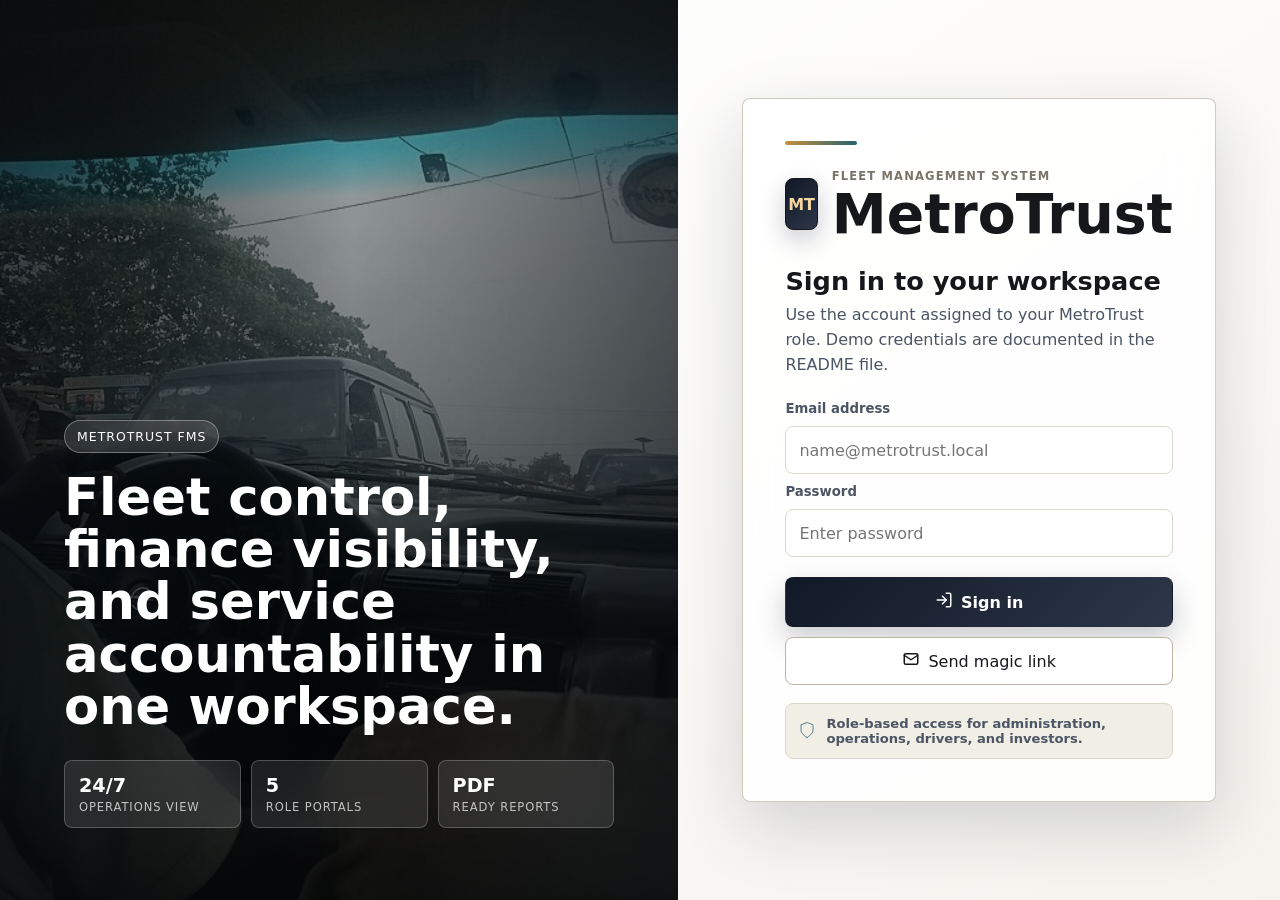
<file: index.html>
<!DOCTYPE html>
<html lang="en">
<head>
  <meta charset="UTF-8">
  <meta name="viewport" content="width=device-width, initial-scale=1.0">
  <meta name="description" content="MetroTrust Fleet Management System">
  <title>MetroTrust Fleet Management System</title>
  <link rel="preload" as="image" href="assets/images/driver-cabin.jpg">
  <link rel="stylesheet" href="assets/css/styles.css">
</head>
<body>
  <div id="toast" class="toast" role="status" aria-live="polite"></div>

  <main id="loginScreen" class="login-screen">
    <section class="login-media" aria-label="MetroTrust operations">
      <img src="assets/images/driver-cabin.jpg" alt="Driver cabin view">
      <div class="login-media-caption">
        <span>MetroTrust FMS</span>
        <strong>Fleet control, finance visibility, and service accountability in one workspace.</strong>
        <div class="login-stats" aria-label="System highlights">
          <div><b>24/7</b><small>operations view</small></div>
          <div><b>5</b><small>role portals</small></div>
          <div><b>PDF</b><small>ready reports</small></div>
        </div>
      </div>
    </section>

    <section class="login-panel" aria-labelledby="loginTitle">
      <div class="login-card">
        <div class="brand-mark">
          <span class="brand-icon" aria-hidden="true">MT</span>
          <div>
            <p class="eyebrow">Fleet Management System</p>
            <h1 id="loginTitle">MetroTrust</h1>
          </div>
        </div>

        <div class="login-card-copy">
          <h2>Sign in to your workspace</h2>
          <p>Use the account assigned to your MetroTrust role. Demo credentials are documented in the README file.</p>
        </div>

        <form id="loginForm" class="auth-form">
          <label for="loginEmail">Email address</label>
          <input id="loginEmail" name="email" type="email" autocomplete="username" placeholder="name@metrotrust.local" required>

          <label for="loginPassword">Password</label>
          <input id="loginPassword" name="password" type="password" autocomplete="current-password" placeholder="Enter password" required>

          <button class="primary-action" type="submit">
            <span data-icon="log-in"></span>
            Sign in
          </button>
        </form>

        <button id="magicLinkBtn" class="ghost-action" type="button">
          <span data-icon="mail"></span>
          Send magic link
        </button>

        <div class="login-assurance">
          <span data-icon="shield"></span>
          <span>Role-based access for administration, operations, drivers, and investors.</span>
        </div>
      </div>
    </section>
  </main>

  <div id="appShell" class="app-shell" hidden>
    <header class="topbar">
      <button id="menuToggle" class="icon-button only-mobile" type="button" aria-label="Toggle navigation">
        <span data-icon="menu"></span>
      </button>
      <div class="topbar-brand">
        <span class="brand-icon small" aria-hidden="true">MT</span>
        <div>
          <strong>MetroTrust FMS</strong>
          <span id="companyLine">Fleet Management System</span>
        </div>
      </div>
      <div class="topbar-actions">
        <button id="printPageBtn" class="icon-button" type="button" aria-label="Print current page">
          <span data-icon="printer"></span>
        </button>
        <div id="userChip" class="user-chip"></div>
        <button id="logoutBtn" class="ghost-action compact" type="button">
          <span data-icon="log-out"></span>
          Logout
        </button>
      </div>
    </header>

    <aside id="sidebar" class="sidebar" aria-label="Primary navigation">
      <nav id="sideNav"></nav>
    </aside>

    <nav id="mobileNav" class="mobile-nav" aria-label="Mobile navigation"></nav>

    <main class="workspace">
      <section class="page-heading">
        <div>
          <p id="pageEyebrow" class="eyebrow">Workspace</p>
          <h2 id="pageTitle">Dashboard</h2>
          <p id="pageSubtitle">Operational overview</p>
        </div>
        <div id="pageActions" class="page-actions"></div>
      </section>
      <section id="pageContent" class="page-content" aria-live="polite"></section>
    </main>
  </div>

  <div id="modalRoot" class="modal-root" hidden>
    <div class="modal-backdrop" data-close-modal></div>
    <section class="modal-panel" role="dialog" aria-modal="true" aria-labelledby="modalTitle">
      <header class="modal-header">
        <div>
          <p id="modalEyebrow" class="eyebrow">Record</p>
          <h3 id="modalTitle">Modal</h3>
        </div>
        <button class="icon-button" type="button" data-close-modal aria-label="Close modal">
          <span data-icon="x"></span>
        </button>
      </header>
      <div id="modalBody" class="modal-body"></div>
    </section>
  </div>

  <template id="emptyStateTemplate">
    <div class="empty-state">
      <span data-icon="inbox"></span>
      <strong>No records yet</strong>
      <p>Add a record to start building operational history.</p>
    </div>
  </template>

  <script src="assets/js/app.js"></script>
</body>
</html>
</file>
<file: assets/css/styles.css>
:root {
  --paper: #f5f3ee;
  --paper-2: #ffffff;
  --paper-3: #ebe7de;
  --ink: #15171a;
  --ink-2: #4b5563;
  --ink-3: #7a746b;
  --line: #ddd7cb;
  --line-2: #bdb4a6;
  --soft: #f1eee6;
  --soft-2: #e5dfd2;
  --accent: #c5903f;
  --accent-2: #25636b;
  --success: #2f6f4e;
  --shell: #111827;
  --shell-2: #1d2431;
  --shadow: 0 24px 70px rgba(17, 24, 39, 0.16);
  --shadow-soft: 0 12px 32px rgba(17, 24, 39, 0.08);
  --radius: 8px;
  --sidebar: 254px;
  --topbar: 70px;
  --mobile-nav: 76px;
  font-family: Inter, ui-sans-serif, system-ui, -apple-system, BlinkMacSystemFont, "Segoe UI", sans-serif;
}

* {
  box-sizing: border-box;
}

html {
  min-height: 100%;
  background: var(--paper);
}

body {
  margin: 0;
  min-height: 100vh;
  color: var(--ink);
  background:
    linear-gradient(180deg, rgba(255, 255, 255, 0.72), rgba(245, 243, 238, 0.92)),
    var(--paper);
  letter-spacing: 0;
}

[hidden] {
  display: none !important;
}

button,
input,
select,
textarea {
  font: inherit;
}

button {
  color: inherit;
}

img {
  display: block;
  max-width: 100%;
}

a {
  color: inherit;
}

.login-screen {
  min-height: 100vh;
  display: grid;
  grid-template-columns: minmax(420px, 1.06fr) minmax(420px, 0.94fr);
  background:
    linear-gradient(135deg, #f7f4ed 0%, #ffffff 52%, #edf2f2 100%);
}

.login-media {
  position: relative;
  min-height: 100vh;
  overflow: hidden;
  background: var(--ink);
}

.login-media img {
  width: 100%;
  height: 100%;
  object-fit: cover;
  filter: grayscale(18%) contrast(1.05) saturate(0.8);
}

.login-media::after {
  content: "";
  position: absolute;
  inset: 0;
  background:
    linear-gradient(90deg, rgba(8, 12, 18, 0.7), rgba(8, 12, 18, 0.28) 52%, rgba(8, 12, 18, 0.62)),
    linear-gradient(180deg, rgba(0, 0, 0, 0.06), rgba(0, 0, 0, 0.68));
}

.login-media-caption {
  position: absolute;
  left: clamp(24px, 5vw, 64px);
  right: clamp(24px, 5vw, 64px);
  bottom: clamp(24px, 6vw, 72px);
  z-index: 1;
  color: #fff;
}

.login-media-caption span {
  display: inline-flex;
  border: 1px solid rgba(255, 255, 255, 0.34);
  padding: 8px 12px;
  border-radius: 999px;
  font-size: 0.78rem;
  text-transform: uppercase;
  letter-spacing: 0.08em;
  margin-bottom: 18px;
  background: rgba(255, 255, 255, 0.12);
  backdrop-filter: blur(16px);
}

.login-media-caption strong {
  display: block;
  max-width: 620px;
  font-size: clamp(1.8rem, 4vw, 3.7rem);
  line-height: 1.02;
  font-weight: 700;
  text-wrap: balance;
}

.login-stats {
  display: grid;
  grid-template-columns: repeat(3, minmax(90px, 1fr));
  gap: 10px;
  max-width: 560px;
  margin-top: 28px;
}

.login-stats div {
  border: 1px solid rgba(255, 255, 255, 0.22);
  border-radius: var(--radius);
  padding: 13px 14px;
  background: rgba(255, 255, 255, 0.1);
  backdrop-filter: blur(18px);
}

.login-stats b,
.login-stats small {
  display: block;
}

.login-stats b {
  font-size: 1.2rem;
}

.login-stats small {
  margin-top: 3px;
  color: rgba(255, 255, 255, 0.72);
  font-size: 0.72rem;
  text-transform: uppercase;
  letter-spacing: 0.08em;
}

.login-panel {
  min-height: 100vh;
  display: flex;
  flex-direction: column;
  justify-content: center;
  align-items: center;
  padding: clamp(28px, 5vw, 78px);
  background:
    linear-gradient(145deg, rgba(255, 255, 255, 0.88), rgba(245, 243, 238, 0.92)),
    var(--paper);
}

.login-card {
  width: min(100%, 540px);
  border: 1px solid rgba(189, 180, 166, 0.72);
  border-radius: var(--radius);
  background: rgba(255, 255, 255, 0.86);
  box-shadow: var(--shadow);
  padding: clamp(24px, 4vw, 42px);
  backdrop-filter: blur(20px);
}

.login-card::before {
  content: "";
  display: block;
  width: 72px;
  height: 4px;
  border-radius: 999px;
  margin-bottom: 24px;
  background: linear-gradient(90deg, var(--accent), var(--accent-2));
}

.brand-mark,
.topbar-brand,
.user-chip,
.topbar-actions,
.page-actions,
.toolbar,
.inline-actions,
.record-line,
.option-row,
.totals-row {
  display: flex;
  align-items: center;
}

.brand-mark {
  gap: 14px;
  margin-bottom: 28px;
}

.brand-icon {
  width: 52px;
  height: 52px;
  display: inline-flex;
  align-items: center;
  justify-content: center;
  border: 1px solid var(--ink);
  background: linear-gradient(135deg, var(--shell), #2d3748);
  color: #f4d6a2;
  border-radius: 8px;
  font-weight: 800;
  letter-spacing: 0;
  box-shadow: 0 10px 24px rgba(17, 24, 39, 0.22);
}

.brand-icon.small {
  width: 38px;
  height: 38px;
  font-size: 0.82rem;
}

.eyebrow {
  margin: 0 0 5px;
  color: var(--ink-3);
  font-size: 0.72rem;
  text-transform: uppercase;
  letter-spacing: 0.1em;
  font-weight: 700;
}

h1,
h2,
h3,
h4,
p {
  margin-top: 0;
}

h1 {
  margin-bottom: 0;
  font-size: clamp(2.25rem, 4.8vw, 3.45rem);
  line-height: 0.95;
}

h2 {
  margin: 0;
  font-size: clamp(1.8rem, 3vw, 2.6rem);
  line-height: 1.05;
}

h3 {
  margin: 0;
  font-size: 1.25rem;
}

.auth-form {
  display: grid;
  gap: 10px;
  max-width: none;
}

.login-card-copy {
  margin-bottom: 24px;
}

.login-card-copy h2 {
  font-size: clamp(1.4rem, 2vw, 1.8rem);
  margin-bottom: 8px;
}

.login-card-copy p {
  margin-bottom: 0;
  color: var(--ink-2);
  line-height: 1.55;
}

label,
.field-label {
  color: var(--ink-2);
  font-size: 0.83rem;
  font-weight: 700;
}

input,
select,
textarea {
  width: 100%;
  border: 1px solid var(--line);
  background: rgba(255, 255, 255, 0.92);
  color: var(--ink);
  border-radius: 8px;
  min-height: 48px;
  padding: 11px 13px;
  outline: none;
  box-shadow: inset 0 1px 0 rgba(255, 255, 255, 0.75);
}

textarea {
  min-height: 94px;
  resize: vertical;
}

input:focus,
select:focus,
textarea:focus {
  border-color: var(--ink);
  box-shadow: 0 0 0 4px rgba(37, 99, 107, 0.12);
}

.primary-action,
.ghost-action,
.icon-button,
.table-action,
.pill-button {
  border: 1px solid var(--ink);
  border-radius: 8px;
  min-height: 40px;
  padding: 0 14px;
  display: inline-flex;
  align-items: center;
  justify-content: center;
  gap: 8px;
  cursor: pointer;
  transition: transform 160ms ease, background 160ms ease, border-color 160ms ease;
}

.primary-action {
  margin-top: 10px;
  min-height: 50px;
  background: linear-gradient(135deg, var(--shell), #2d3748);
  color: var(--paper-2);
  font-weight: 800;
  border-color: transparent;
  box-shadow: 0 12px 28px rgba(17, 24, 39, 0.22);
}

.primary-action:hover,
.ghost-action:hover,
.icon-button:hover,
.table-action:hover,
.pill-button:hover {
  transform: translateY(-1px);
}

.ghost-action,
.table-action,
.pill-button {
  background: var(--paper-2);
  color: var(--ink);
  border-color: var(--line-2);
}

.ghost-action:hover,
.table-action:hover,
.pill-button:hover {
  border-color: var(--accent-2);
  background: #fbfaf7;
}

.ghost-action.compact {
  min-height: 38px;
}

.icon-button {
  width: 40px;
  padding: 0;
  background: var(--paper-2);
  border-color: var(--line);
}

.icon-button svg,
.primary-action svg,
.ghost-action svg,
.table-action svg,
.pill-button svg,
.nav-link svg,
.empty-state svg,
.metric-icon svg {
  width: 18px;
  height: 18px;
  stroke-width: 2;
}

.login-card > .ghost-action {
  width: 100%;
  margin-top: 10px;
  min-height: 48px;
}

.login-assurance {
  display: flex;
  align-items: center;
  gap: 10px;
  margin-top: 18px;
  padding: 12px;
  border: 1px solid var(--line);
  border-radius: var(--radius);
  background: var(--soft);
  color: var(--ink-2);
  font-size: 0.82rem;
  font-weight: 700;
}

.login-assurance svg {
  width: 18px;
  height: 18px;
  color: var(--accent-2);
  flex: 0 0 auto;
}

.app-shell {
  min-height: 100vh;
  padding-left: var(--sidebar);
  padding-top: var(--topbar);
}

.topbar {
  position: fixed;
  inset: 0 0 auto 0;
  height: var(--topbar);
  z-index: 30;
  display: flex;
  align-items: center;
  justify-content: space-between;
  gap: 16px;
  padding: 0 22px;
  background: rgba(17, 24, 39, 0.96);
  backdrop-filter: blur(18px);
  border-bottom: 1px solid rgba(255, 255, 255, 0.08);
  color: #f8fafc;
  box-shadow: 0 10px 28px rgba(17, 24, 39, 0.18);
}

.topbar-brand {
  gap: 10px;
  min-width: 0;
}

.topbar-brand strong {
  display: block;
  line-height: 1;
}

.topbar-brand span:not(.brand-icon) {
  display: block;
  margin-top: 3px;
  color: rgba(255, 255, 255, 0.62);
  font-size: 0.78rem;
}

.topbar-actions {
  gap: 8px;
}

.user-chip {
  gap: 9px;
  min-height: 38px;
  border: 1px solid rgba(255, 255, 255, 0.14);
  border-radius: 999px;
  padding: 3px 12px 3px 4px;
  background: rgba(255, 255, 255, 0.08);
}

.avatar {
  width: 30px;
  height: 30px;
  border-radius: 50%;
  background: #f4d6a2;
  color: var(--shell);
  display: inline-flex;
  align-items: center;
  justify-content: center;
  font-size: 0.72rem;
  font-weight: 800;
}

.chip-copy strong {
  display: block;
  font-size: 0.82rem;
  line-height: 1;
}

.chip-copy span {
  color: rgba(255, 255, 255, 0.62);
  font-size: 0.7rem;
}

.topbar .icon-button,
.topbar .ghost-action {
  border-color: rgba(255, 255, 255, 0.16);
  background: rgba(255, 255, 255, 0.08);
  color: #f8fafc;
}

.topbar .icon-button:hover,
.topbar .ghost-action:hover {
  background: rgba(255, 255, 255, 0.14);
  border-color: rgba(244, 214, 162, 0.62);
}

.sidebar {
  position: fixed;
  inset: var(--topbar) auto 0 0;
  width: var(--sidebar);
  z-index: 25;
  background:
    linear-gradient(180deg, var(--shell), #171f2c);
  border-right: 1px solid rgba(255, 255, 255, 0.08);
  overflow-y: auto;
  padding: 14px;
  color: #f8fafc;
}

.nav-group-title {
  margin: 18px 10px 8px;
  color: rgba(255, 255, 255, 0.42);
  font-size: 0.68rem;
  text-transform: uppercase;
  letter-spacing: 0.1em;
  font-weight: 800;
}

.nav-link {
  width: 100%;
  min-height: 42px;
  border: 0;
  background: transparent;
  color: rgba(255, 255, 255, 0.72);
  display: flex;
  align-items: center;
  gap: 10px;
  padding: 0 10px;
  border-radius: 8px;
  cursor: pointer;
  text-align: left;
  font-weight: 700;
}

.nav-link:hover,
.nav-link.active {
  background: rgba(255, 255, 255, 0.1);
  color: #ffffff;
}

.nav-link.active {
  box-shadow: inset 3px 0 0 var(--accent);
}

.nav-link svg {
  color: #f4d6a2;
}

.workspace {
  padding: 30px;
  min-height: calc(100vh - var(--topbar));
}

.page-heading {
  display: flex;
  align-items: flex-end;
  justify-content: space-between;
  gap: 18px;
  margin-bottom: 22px;
}

#pageSubtitle {
  margin: 8px 0 0;
  color: var(--ink-2);
}

.page-actions {
  gap: 8px;
  flex-wrap: wrap;
  justify-content: flex-end;
}

.page-content {
  display: grid;
  gap: 18px;
}

.hero-panel {
  display: grid;
  grid-template-columns: minmax(260px, 0.88fr) minmax(320px, 1.12fr);
  gap: 20px;
  align-items: stretch;
}

.hero-image {
  min-height: 280px;
  border-radius: var(--radius);
  overflow: hidden;
  border: 1px solid var(--line);
  background: var(--soft);
  box-shadow: var(--shadow-soft);
}

.hero-image img {
  width: 100%;
  height: 100%;
  object-fit: cover;
  filter: grayscale(14%) saturate(0.84) contrast(1.04);
}

.hero-copy {
  display: grid;
  gap: 14px;
  align-content: center;
  border: 1px solid var(--line);
  border-radius: var(--radius);
  background:
    linear-gradient(135deg, rgba(255, 255, 255, 0.92), rgba(241, 238, 230, 0.72));
  padding: clamp(20px, 3vw, 34px);
  box-shadow: var(--shadow-soft);
}

.hero-copy h3 {
  font-size: clamp(1.6rem, 3vw, 2.7rem);
  line-height: 1.03;
}

.hero-copy p {
  color: var(--ink-2);
  max-width: 680px;
}

.metrics-grid {
  display: grid;
  grid-template-columns: repeat(4, minmax(150px, 1fr));
  gap: 14px;
}

.metric-card,
.data-panel,
.form-panel,
.empty-state,
.invoice-preview,
.report-sheet {
  border: 1px solid var(--line);
  border-radius: var(--radius);
  background: var(--paper-2);
  box-shadow: var(--shadow-soft);
}

.metric-card {
  display: grid;
  gap: 12px;
  padding: 16px;
  position: relative;
  overflow: hidden;
}

.metric-card::before {
  content: "";
  position: absolute;
  inset: 0 auto 0 0;
  width: 4px;
  background: linear-gradient(180deg, var(--accent), var(--accent-2));
}

.metric-icon {
  width: 34px;
  height: 34px;
  border: 1px solid var(--line);
  display: inline-flex;
  align-items: center;
  justify-content: center;
  border-radius: 8px;
  background: #faf7ef;
  color: var(--accent-2);
}

.metric-value {
  font-size: clamp(1.6rem, 3vw, 2.3rem);
  font-weight: 800;
  line-height: 1;
}

.metric-label {
  color: var(--ink-2);
  font-weight: 700;
}

.metric-note {
  color: var(--ink-3);
  font-size: 0.82rem;
}

.data-panel {
  padding: 18px;
  overflow: hidden;
}

.panel-header,
.table-header,
.toolbar,
.totals-row {
  display: flex;
  align-items: center;
  justify-content: space-between;
  gap: 12px;
}

.panel-header {
  margin-bottom: 14px;
}

.panel-header p {
  margin: 4px 0 0;
  color: var(--ink-3);
  font-size: 0.86rem;
}

.grid-two {
  display: grid;
  grid-template-columns: minmax(0, 1fr) minmax(0, 1fr);
  gap: 18px;
}

.grid-three {
  display: grid;
  grid-template-columns: repeat(3, minmax(0, 1fr));
  gap: 18px;
}

.table-wrap {
  overflow-x: auto;
  border: 1px solid var(--line);
  border-radius: var(--radius);
  background: var(--paper-2);
}

table {
  width: 100%;
  border-collapse: collapse;
  min-width: 780px;
}

th,
td {
  padding: 12px 13px;
  border-bottom: 1px solid var(--line);
  text-align: left;
  vertical-align: middle;
  font-size: 0.9rem;
}

th {
  background: #f7f3eb;
  color: #5c5348;
  font-size: 0.76rem;
  text-transform: uppercase;
  letter-spacing: 0.06em;
}

tbody tr:hover {
  background: #fbf8f2;
}

tbody tr:last-child td {
  border-bottom: 0;
}

.status {
  display: inline-flex;
  align-items: center;
  min-height: 26px;
  border: 1px solid var(--line);
  border-radius: 999px;
  padding: 0 9px;
  background: var(--soft);
  color: var(--ink-2);
  font-size: 0.74rem;
  font-weight: 800;
  white-space: nowrap;
}

.status[data-status="Active"],
.status[data-status="Paid"],
.status[data-status="Completed"] {
  background: #edf6f0;
  border-color: #bfdac8;
  color: var(--success);
}

.status[data-status="Maintenance"],
.status[data-status="Pending"],
.status[data-status="Scheduled"] {
  background: #fff7e7;
  border-color: #ead3a6;
  color: #8a5a13;
}

.status[data-status="Inactive"],
.status[data-status="Overdue"],
.status[data-status="Cancelled"] {
  background: #f3ece8;
  border-color: #d6bbae;
  color: #81462e;
}

.inline-actions {
  gap: 6px;
  justify-content: flex-end;
}

.table-action {
  min-height: 34px;
  padding: 0 10px;
  font-size: 0.8rem;
}

.table-action.danger {
  border-color: #b7b0a2;
  background: #f4f2ec;
}

.toolbar {
  margin-bottom: 14px;
  flex-wrap: wrap;
}

.toolbar .search {
  max-width: 320px;
}

.form-grid {
  display: grid;
  grid-template-columns: repeat(2, minmax(0, 1fr));
  gap: 13px;
}

.form-grid .full {
  grid-column: 1 / -1;
}

.form-actions {
  display: flex;
  justify-content: flex-end;
  gap: 8px;
  margin-top: 18px;
}

.record-list {
  display: grid;
  gap: 10px;
}

.record-line {
  justify-content: space-between;
  gap: 12px;
  border: 1px solid var(--line);
  border-radius: var(--radius);
  padding: 12px;
  background: var(--paper-2);
}

.record-line strong {
  display: block;
}

.record-line span,
.muted {
  color: var(--ink-3);
}

.chart {
  display: grid;
  grid-template-columns: repeat(7, minmax(34px, 1fr));
  align-items: end;
  min-height: 220px;
  gap: 10px;
  border: 1px solid var(--line);
  border-radius: var(--radius);
  padding: 14px;
  background: var(--paper-2);
}

.bar {
  display: grid;
  align-items: end;
  gap: 8px;
  min-height: 170px;
  color: var(--ink-2);
  text-align: center;
  font-size: 0.74rem;
}

.bar-fill {
  border-radius: 7px 7px 0 0;
  background: linear-gradient(180deg, var(--ink), #626059);
  min-height: 6px;
}

.bar strong {
  font-size: 0.68rem;
  font-weight: 800;
  color: var(--ink-3);
}

.portal-summary {
  display: grid;
  grid-template-columns: 0.72fr 1.28fr;
  gap: 18px;
}

.photo-card {
  border: 1px solid var(--line);
  border-radius: var(--radius);
  overflow: hidden;
  background: var(--paper-2);
}

.photo-card img {
  width: 100%;
  height: 245px;
  object-fit: cover;
  filter: grayscale(28%);
}

.photo-card div {
  padding: 14px;
}

.photo-card p {
  margin-bottom: 0;
  color: var(--ink-2);
}

.invoice-preview,
.report-sheet {
  padding: 22px;
}

.invoice-top {
  display: flex;
  align-items: flex-start;
  justify-content: space-between;
  gap: 16px;
  border-bottom: 1px solid var(--line);
  padding-bottom: 18px;
  margin-bottom: 18px;
}

.invoice-top h3 {
  font-size: 2rem;
}

.invoice-meta {
  display: grid;
  gap: 4px;
  text-align: right;
  color: var(--ink-2);
}

.invoice-party {
  display: grid;
  grid-template-columns: repeat(2, minmax(0, 1fr));
  gap: 18px;
  margin-bottom: 18px;
}

.totals-row {
  border-top: 1px solid var(--line);
  padding-top: 12px;
  font-weight: 800;
  font-size: 1.1rem;
}

.empty-state {
  display: grid;
  place-items: center;
  gap: 8px;
  padding: 42px 18px;
  text-align: center;
  color: var(--ink-3);
}

.empty-state svg {
  width: 38px;
  height: 38px;
}

.empty-state strong {
  color: var(--ink);
}

.modal-root {
  position: fixed;
  inset: 0;
  z-index: 80;
  display: grid;
  place-items: center;
  padding: 18px;
}

.modal-backdrop {
  position: absolute;
  inset: 0;
  background: rgba(30, 30, 28, 0.52);
}

.modal-panel {
  position: relative;
  z-index: 1;
  width: min(920px, calc(100vw - 32px));
  max-height: calc(100vh - 32px);
  overflow: hidden;
  display: flex;
  flex-direction: column;
  border: 1px solid var(--line);
  border-radius: var(--radius);
  background: var(--paper-2);
  box-shadow: var(--shadow);
}

.modal-header {
  display: flex;
  align-items: center;
  justify-content: space-between;
  gap: 18px;
  padding: 18px;
  border-bottom: 1px solid var(--line);
}

.modal-body {
  overflow: auto;
  padding: 18px;
}

.toast {
  position: fixed;
  right: 18px;
  bottom: 18px;
  z-index: 100;
  max-width: 360px;
  border: 1px solid var(--line-2);
  border-radius: var(--radius);
  background: var(--ink);
  color: var(--paper-2);
  padding: 12px 14px;
  box-shadow: var(--shadow);
  transform: translateY(18px);
  opacity: 0;
  pointer-events: none;
  transition: opacity 180ms ease, transform 180ms ease;
}

.toast.show {
  transform: translateY(0);
  opacity: 1;
}

.mobile-nav,
.only-mobile {
  display: none;
}

.print-only {
  display: none;
}

@media (max-width: 1050px) {
  .login-screen {
    grid-template-columns: 1fr;
  }

  .login-media {
    min-height: 38vh;
  }

  .login-panel {
    min-height: auto;
  }

  .app-shell {
    padding-left: 0;
    padding-bottom: var(--mobile-nav);
  }

  .sidebar {
    transform: translateX(-105%);
    transition: transform 180ms ease;
    box-shadow: var(--shadow);
  }

  .sidebar.open {
    transform: translateX(0);
  }

  .only-mobile {
    display: inline-flex;
  }

  .mobile-nav {
    position: fixed;
    inset: auto 0 0 0;
    z-index: 35;
    min-height: var(--mobile-nav);
    display: grid;
    grid-template-columns: repeat(5, 1fr);
    gap: 2px;
    border-top: 1px solid var(--line);
    background: rgba(255, 255, 255, 0.96);
    backdrop-filter: blur(18px);
    padding: 8px 8px max(8px, env(safe-area-inset-bottom));
  }

  .mobile-nav .nav-link {
    display: grid;
    justify-items: center;
    align-content: center;
    gap: 3px;
    min-height: 54px;
    padding: 4px;
    font-size: 0.68rem;
    color: var(--ink-2);
  }

  .mobile-nav .nav-link svg {
    color: var(--accent-2);
  }

  .mobile-nav .nav-link.active,
  .mobile-nav .nav-link:hover {
    color: var(--ink);
    background: var(--soft);
    box-shadow: none;
  }

  .workspace {
    padding: 22px 16px;
  }

  .hero-panel,
  .grid-two,
  .grid-three,
  .portal-summary {
    grid-template-columns: 1fr;
  }

  .metrics-grid {
    grid-template-columns: repeat(2, minmax(0, 1fr));
  }
}

@media (max-width: 680px) {
  .topbar {
    padding: 0 10px;
  }

  .topbar-brand span:not(.brand-icon),
  .chip-copy,
  .topbar-actions .ghost-action {
    display: none;
  }

  .page-heading {
    align-items: flex-start;
    flex-direction: column;
  }

  .page-actions {
    width: 100%;
    justify-content: flex-start;
  }

  .page-actions .primary-action,
  .page-actions .ghost-action {
    flex: 1 1 150px;
  }

  .metrics-grid,
  .form-grid,
  .invoice-party {
    grid-template-columns: 1fr;
  }

  .login-media {
    min-height: 32vh;
  }

  .login-panel {
    padding: 26px 18px;
  }

  .login-media-caption strong {
    font-size: 1.55rem;
  }

  .login-stats {
    grid-template-columns: 1fr;
    gap: 8px;
    margin-top: 18px;
  }

  .login-stats div {
    padding: 10px 12px;
  }

  .login-card {
    padding: 22px;
  }

  .chart {
    gap: 5px;
    padding: 10px;
  }
}

@media print {
  body {
    background: #fff;
  }

  .topbar,
  .sidebar,
  .mobile-nav,
  .page-heading,
  .toast,
  .modal-root,
  .no-print {
    display: none !important;
  }

  .app-shell {
    padding: 0;
  }

  .workspace {
    padding: 0;
  }

  .page-content {
    display: block;
  }

  .data-panel,
  .metric-card,
  .invoice-preview,
  .report-sheet,
  .table-wrap {
    border-color: #999;
    box-shadow: none;
  }

  .print-only {
    display: block;
  }
}
</file>
